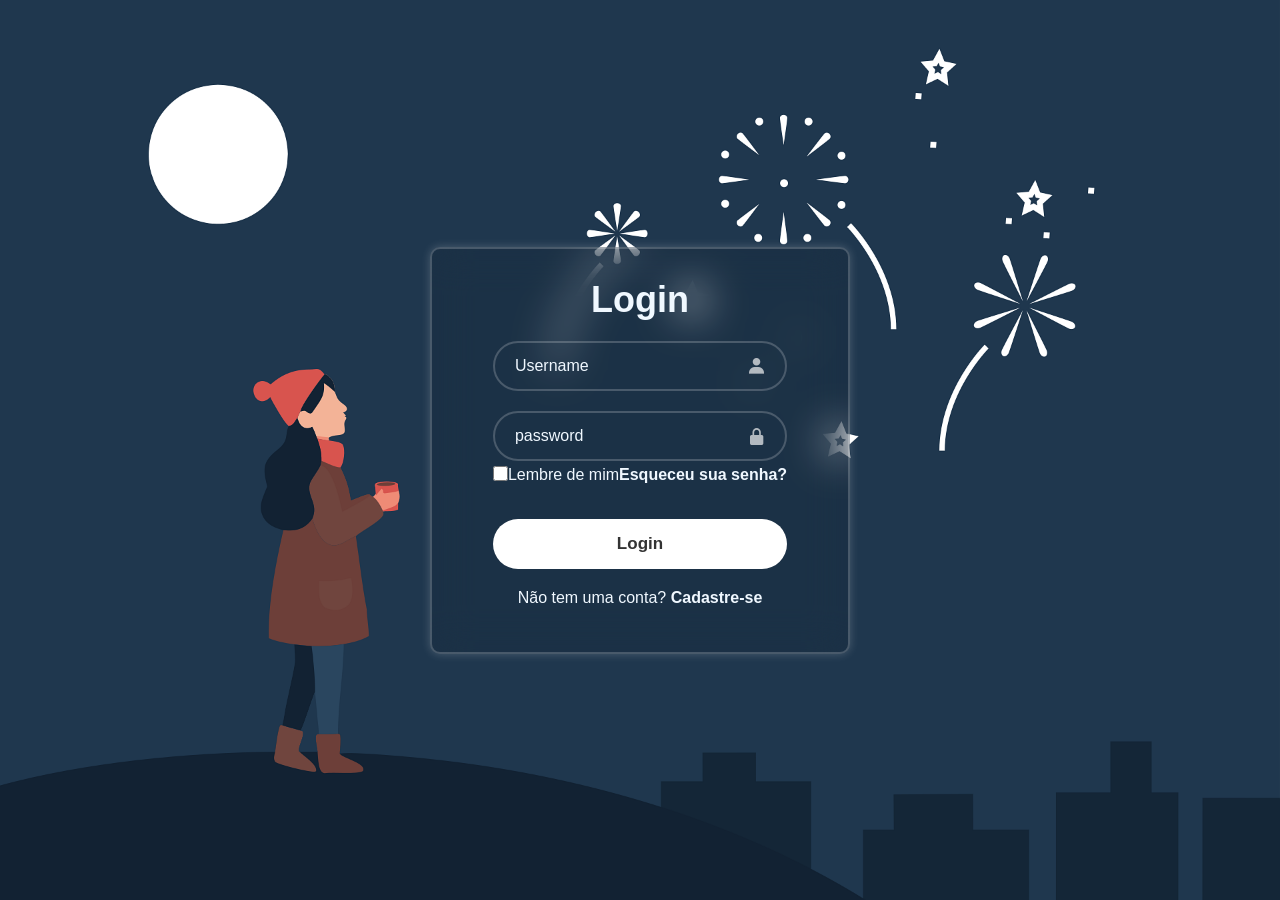
<file: index.html>
<!DOCTYPE html>
<html lang="pt-br">
<head>
    <meta charset="UTF-8">
    <meta name="viewport" content="width=device-width, initial-scale=1.0">
    <link href='https://unpkg.com/boxicons@2.1.4/css/boxicons.min.css' rel='stylesheet'>
    <link rel="stylesheet" href="styles.css">
    <link rel="preconnect" href="https://fonts.googleapis.com">
    <link rel="preconnect" href="https://fonts.gstatic.com" crossorigin>
    <link href="https://fonts.cdnfonts.com/css/br-shape" rel="stylesheet">
    <link href="https://fonts.cdnfonts.com/css/noto-serif-display" rel="stylesheet">               
    <title>Login screen</title>
</head>
<body >
    <main class="container">
      <form>
        <h1>Login</h1>
        <div class="input-group">
            <input type="email" placeholder="Username">
            <i class="bx bxs-user"></i>
        </div>
        <div class="input-group">
            <input type="password" placeholder="password">
            <i class="bx bxs-lock-alt"></i>
        </div>
        <div class="remember-forgot"> 
            <input type="checkbox" id="remember">
            <label for="remember">Lembre de mim</label>
            <a href="#">Esqueceu sua senha?</a>
        </div>
        <button type="submit">Login</button>
        <div class="register-link">
            <p>Não tem uma conta? <a href="cadastro.html">Cadastre-se</a></p>
        </div>
      </form>
    </main>
  <script src="script.js"></script>
</body>
</html>
</file>
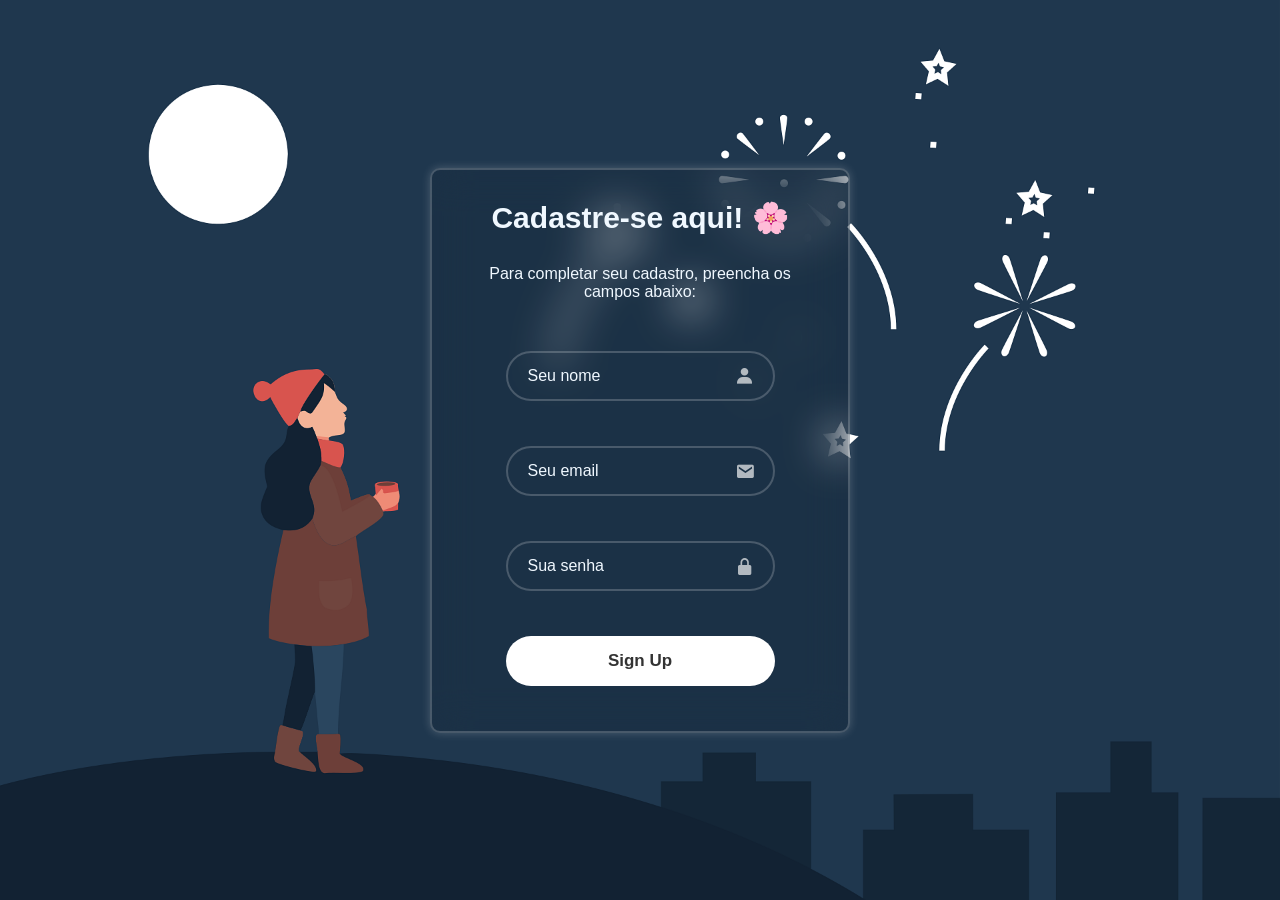
<file: cadastro.html>
<!DOCTYPE html>
<html lang="PT-BR">
<head>
    <meta charset="UTF-8">
    <meta name="viewport" content="width=device-width, initial-scale=1.0">
    <title>Sign Up</title>
    <link rel="stylesheet" href="styles.css">
    <link href='https://unpkg.com/boxicons@2.1.4/css/boxicons.min.css' rel='stylesheet'>
    <link rel="preconnect" href="https://fonts.googleapis.com">
    <link rel="preconnect" href="https://fonts.gstatic.com" crossorigin>
    <link href="https://fonts.cdnfonts.com/css/br-shape" rel="stylesheet">
    <link href="https://fonts.cdnfonts.com/css/noto-serif-display" rel="stylesheet">
</head>
<body>
   <main class="container">
    <h1 id="signUpH">Cadastre-se aqui! 🌸</h1>
     <p>Para completar seu cadastro, preencha os campos abaixo:</p>
    <form class="signUpForm" id="formCadastro">
        <div class="input-group">
            <input type="text" id="username" name="username" placeholder="Seu nome" required>
            <i class="bx bxs-user"></i>
        </div>

        <div class="input-group">
            <input type="email" id="email" name="email" placeholder="Seu email" required>
            <i class="bx bxs-envelope"></i>
        </div>

        <div class="input-group">
            <input type="password" id="password" name="password" placeholder="Sua senha" required>
            <i class="bx bxs-lock-alt"></i>
        </div>

        <button type="submit" class="signUp">Sign Up</button>
    </form>
   </main>
  <script src="script.js"></script>
 </body>
</html>
</file>
<file: styles.css>
* {
    margin: 0;
    padding: 0;
    box-sizing: border-box;
    font-family: 'BR Shape', sans-serif;                       
    font-size: medium;
}

body  {  
    display: flex;
    justify-content: center;
    align-items: center;
    min-height: 100vh;
    background: url(./img/vector.girl.png);
    background-size: cover;
    background-position: center;
    margin: 0;
    padding: 0;
}
.container {
    display: flex;
    flex-direction: column;
    justify-content: center;
    align-items: center;
    width: 420px;
    background-color: transparent;
    border: 2px solid rgba(255, 255, 255, .2);
    border-radius: 10px;
    color: aliceblue;
    padding: 30px 40px;
    background-color: rgba(0, 0, 0, 0.1);
    box-shadow: 0 0 10px rgba(255, 255, 255, .2);
    backdrop-filter: blur(20px);
 }

 .container h1, .container p {
    text-align: center;
    margin-bottom: 10px;
}

 .container h1 { 
    font-size: 36px;
    text-align: center;
 }

 .input-group { 
    position: relative;
    width: 100%;
    height: 50px;
    margin: 20px 0;
 }

 .input-group input { 
        width: 100%;
        height: 100%;
        background-color: transparent;
        border: 2px solid rgba(255, 255, 255, .2);
        outline: none;
        border-radius: 40px;
        color: aliceblue;
        padding: 20px 45px 20px 20px;
        font-size: 16px;
        font-family: 'Noto Serif Display', sans-serif;
    }

    .input-group input::placeholder{
        color: aliceblue;
    }

    .input-group i { 
        position: absolute;
        right: 20px;
        font-size: 20px;
        top: 50%;
        transform: translateY(-50%);
        color: rgba(248, 248, 248, 0.685);
    }

    .remember-forgot { 
        display: flex;
        justify-content: space-between;
        margin: -15px 0px 15px;
    }

    .remember-forgot input[type="checkbox"] {
    accent-color: #fff;
    cursor: pointer;
    width: 15px;
    height: 15px;
}

    .remember-forgot a { 
        color: aliceblue;
        text-decoration: none;
        font-weight: 600;
    }

    .remember-forgot a:hover { 
        text-decoration: underline;
    }

    button { 
        width: 100%;
        height: 50px;
        border: none;
        outline: none;
        background-color: #fff;
        color: #333;
        font-size: 17px;
        font-weight: 600;
        border-radius: 40px;
        cursor: pointer;
        box-shadow: rgba(0, 0, 0, .1);
        margin-top: 20px;
    }

    button:hover { 
        background-color: transparent;
        border: 2px solid rgba(255, 255, 255, .2);
        color: aliceblue;
        transition: 0.2s;
    }

.register-link { 
    font-size: 14px;
    margin: 20px 0px 15px;
    text-align: center;
}
.register-link a { 
    color: aliceblue;
    text-decoration: none;
    font-weight: 600;
}
.register-link a:hover { 
    text-decoration: underline;
}

.container {
    animation: animate 0.7s ease-in-out forwards;
} 
@keyframes animate {
    0% {
        transform: translateY(-50px) scale(0.95);
        opacity: 0;
    }
    100% {
        transform: translateY(0) scale(1);
        opacity: 1;
    }
}

#signUpH { 
    font-size: 30px;
    text-align: center;
    padding: 0px 0px 20px;
}

.signUpForm { 
    font-size: 14px;
    margin: 20px 0px 15px;
    text-align: center;
    display: flex;
    flex-direction: column;
    gap: 5px;
}
</file>
